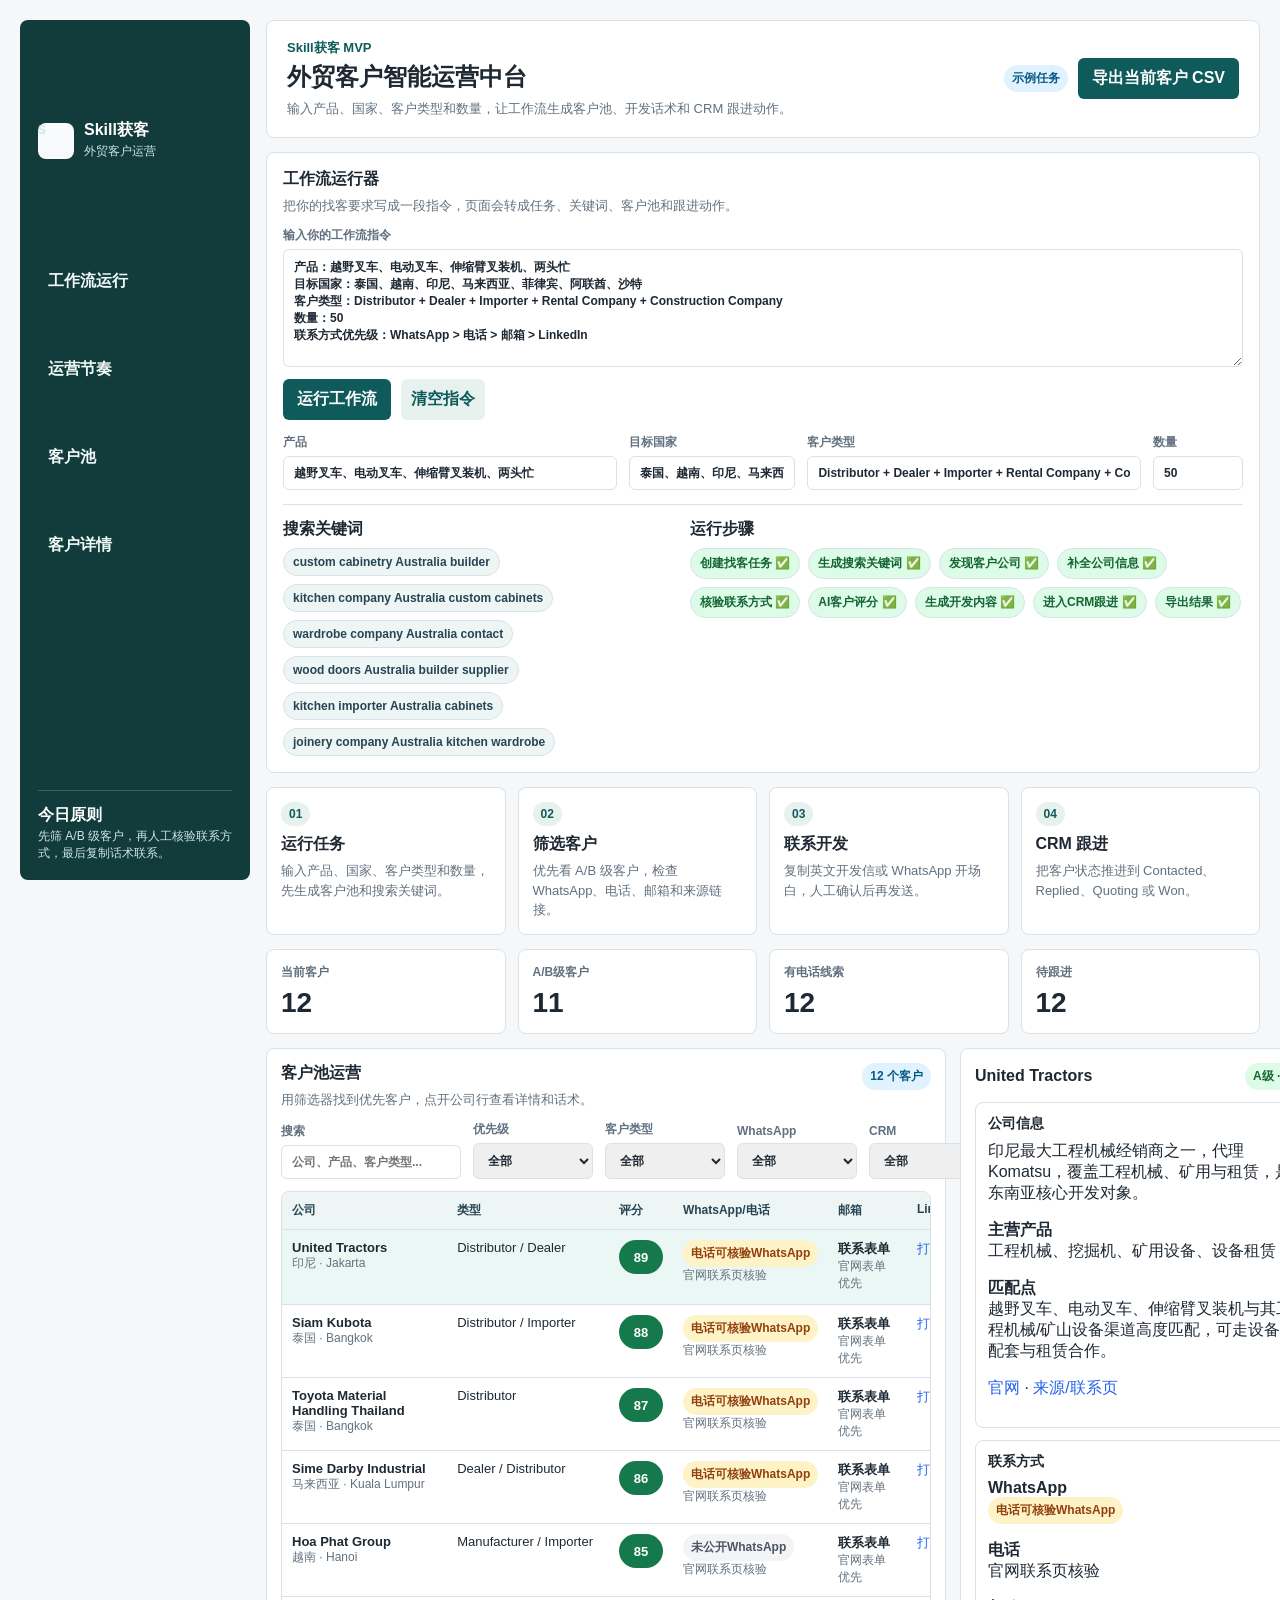
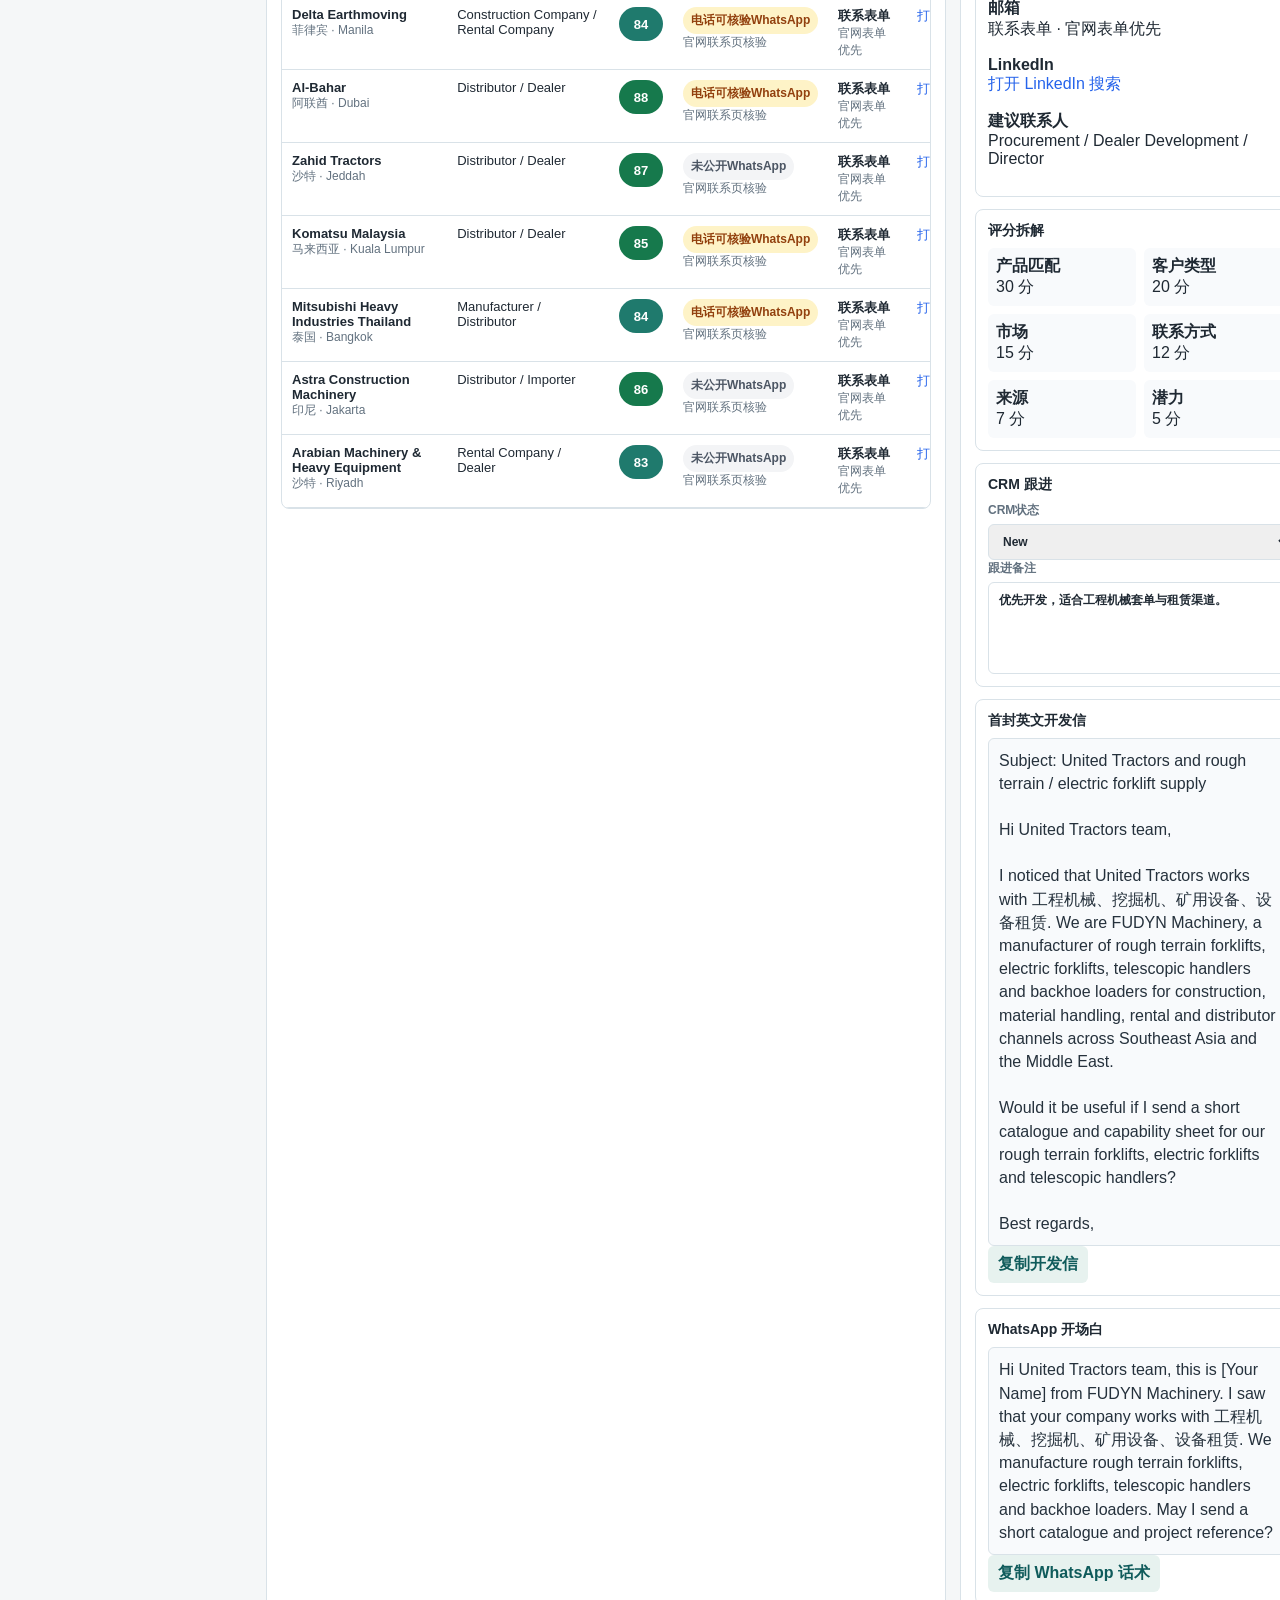
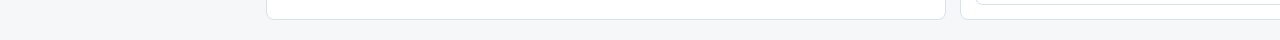
<file: skillhuoke/index.html>
<!doctype html>
<html lang="zh-CN">
  <head>
    <meta charset="utf-8" />
    <meta name="viewport" content="width=device-width, initial-scale=1" />
    <title>Skill获客外贸客户智能平台</title>
    <link rel="stylesheet" href="./styles.css" />
  </head>
  <body>
    <main class="app-shell">
      <aside class="sidebar" aria-label="运营导航">
        <div class="brand-lockup">
          <span class="brand-mark">S</span>
          <div>
            <strong>Skill获客</strong>
            <span>外贸客户运营</span>
          </div>
        </div>
        <nav class="nav-list">
          <a href="#workflow">工作流运行</a>
          <a href="#operations">运营节奏</a>
          <a href="#leads">客户池</a>
          <a href="#detail">客户详情</a>
        </nav>
        <div class="sidebar-note">
          <strong>今日原则</strong>
          <span>先筛 A/B 级客户，再人工核验联系方式，最后复制话术联系。</span>
        </div>
      </aside>

      <section class="main-content">
      <header class="topbar">
        <div>
          <p class="eyebrow">Skill获客 MVP</p>
          <h1>外贸客户智能运营中台</h1>
          <p class="topbar-subtitle">输入产品、国家、客户类型和数量，让工作流生成客户池、开发话术和 CRM 跟进动作。</p>
        </div>
        <div class="topbar-actions">
          <span id="taskStatus" class="status-pill status-running">示例任务</span>
          <button id="exportCsv" class="primary-button" type="button">导出当前客户 CSV</button>
        </div>
      </header>

      <section id="workflow" class="task-panel" aria-label="找客任务">
        <div class="section-title">
          <div>
            <h2>工作流运行器</h2>
            <p class="section-subtitle">把你的找客要求写成一段指令，页面会转成任务、关键词、客户池和跟进动作。</p>
          </div>
        </div>
        <label class="workflow-command">
          输入你的工作流指令
          <textarea id="workflowInstruction">产品：越野叉车、电动叉车、伸缩臂叉装机、两头忙
目标国家：泰国、越南、印尼、马来西亚、菲律宾、阿联酋、沙特
客户类型：Distributor + Dealer + Importer + Rental Company + Construction Company
数量：50
联系方式优先级：WhatsApp > 电话 > 邮箱 > LinkedIn</textarea>
        </label>
        <div class="workflow-actions">
          <button id="runWorkflow" class="primary-button" type="button">运行工作流</button>
          <button id="clearWorkflow" class="secondary-button" type="button">清空指令</button>
        </div>
        <div class="task-grid">
          <label>
            产品
            <input id="productInput" value="越野叉车、电动叉车、伸缩臂叉装机、两头忙" />
          </label>
          <label>
            目标国家
            <input id="countryInput" value="泰国、越南、印尼、马来西亚、菲律宾、阿联酋、沙特" />
          </label>
          <label>
            客户类型
            <input id="buyerInput" value="Distributor + Dealer + Importer + Rental Company + Construction Company" />
          </label>
          <label>
            数量
            <input id="quantityInput" type="number" value="50" min="1" />
          </label>
        </div>
        <div class="workflow-output">
          <div>
            <strong>搜索关键词</strong>
            <div id="keywordList" class="keyword-list"></div>
          </div>
          <div>
            <strong>运行步骤</strong>
            <div id="workflowSteps" class="workflow-steps"></div>
          </div>
        </div>
      </section>

      <section id="operations" class="operations-grid" aria-label="运营流程">
        <article class="ops-card">
          <span class="ops-step">01</span>
          <strong>运行任务</strong>
          <p>输入产品、国家、客户类型和数量，先生成客户池和搜索关键词。</p>
        </article>
        <article class="ops-card">
          <span class="ops-step">02</span>
          <strong>筛选客户</strong>
          <p>优先看 A/B 级客户，检查 WhatsApp、电话、邮箱和来源链接。</p>
        </article>
        <article class="ops-card">
          <span class="ops-step">03</span>
          <strong>联系开发</strong>
          <p>复制英文开发信或 WhatsApp 开场白，人工确认后再发送。</p>
        </article>
        <article class="ops-card">
          <span class="ops-step">04</span>
          <strong>CRM 跟进</strong>
          <p>把客户状态推进到 Contacted、Replied、Quoting 或 Won。</p>
        </article>
      </section>

      <section class="kpi-grid" aria-label="客户指标">
        <div class="kpi">
          <span>当前客户</span>
          <strong id="kpiVisible">0</strong>
        </div>
        <div class="kpi">
          <span>A/B级客户</span>
          <strong id="kpiPriority">0</strong>
        </div>
        <div class="kpi">
          <span>有电话线索</span>
          <strong id="kpiPhone">0</strong>
        </div>
        <div class="kpi">
          <span>待跟进</span>
          <strong id="kpiFollow">0</strong>
        </div>
      </section>

      <section class="workspace">
        <div id="leads" class="lead-area">
          <div class="section-title table-title">
            <div>
              <h2>客户池运营</h2>
              <p class="section-subtitle">用筛选器找到优先客户，点开公司行查看详情和话术。</p>
            </div>
            <span id="visibleSummary" class="status-pill status-running">0 个客户</span>
          </div>
          <div class="toolbar">
            <label class="search-field">
              搜索
              <input id="searchInput" placeholder="公司、产品、客户类型..." />
            </label>
            <label>
              优先级
              <select id="priorityFilter">
                <option value="">全部</option>
                <option value="A">A级</option>
                <option value="B">B级</option>
                <option value="C">C级</option>
              </select>
            </label>
            <label>
              客户类型
                          <select id="buyerFilter">
              <option value="">全部</option>
              <option value="Distributor">Distributor</option>
              <option value="Dealer">Dealer</option>
              <option value="Importer">Importer</option>
              <option value="Rental Company">Rental Company</option>
              <option value="Construction Company">Construction Company</option>
              <option value="Manufacturer">Manufacturer</option>
            </select>
            </label>
            <label>
              WhatsApp
              <select id="whatsappFilter">
                <option value="">全部</option>
                <option value="已验证WhatsApp">已验证</option>
                <option value="电话可核验WhatsApp">电话可核验</option>
                <option value="未公开WhatsApp">未公开</option>
              </select>
            </label>
            <label>
              CRM
              <select id="crmFilter">
                <option value="">全部</option>
                <option value="New">New</option>
                <option value="Verified">Verified</option>
                <option value="Contacted">Contacted</option>
                <option value="Replied">Replied</option>
                <option value="Quoting">Quoting</option>
              </select>
            </label>
          </div>

          <div class="table-wrap">
            <table>
              <thead>
                <tr>
                  <th>公司</th>
                  <th>类型</th>
                  <th>评分</th>
                  <th>WhatsApp/电话</th>
                  <th>邮箱</th>
                  <th>LinkedIn</th>
                  <th>CRM</th>
                  <th>下一步</th>
                </tr>
              </thead>
              <tbody id="leadRows"></tbody>
            </table>
          </div>
        </div>

        <aside id="detail" class="detail-panel" aria-label="客户详情">
          <div class="section-title">
            <h2 id="detailCompany">选择一个客户</h2>
            <span id="detailPriority" class="status-pill">-</span>
          </div>

          <div id="detailContent" class="detail-content"></div>
        </aside>
      </section>
      </section>
    </main>

    <script src="./workflow-engine.js"></script>
    <script src="./app.js"></script>
  </body>
</html>
</file>
<file: skillhuoke/styles.css>
:root {
  --bg: #f5f7f8;
  --panel: #ffffff;
  --text: #1f2933;
  --muted: #62717f;
  --line: #d9e2e8;
  --brand: #0f5b5b;
  --brand-2: #1f7a6d;
  --blue: #2563eb;
  --green: #16794c;
  --amber: #a05a00;
  --red: #b42318;
}

* {
  box-sizing: border-box;
}

body {
  margin: 0;
  background: var(--bg);
  color: var(--text);
  font-family: "Microsoft YaHei", "Segoe UI", Arial, sans-serif;
}

button,
input,
select,
textarea {
  font: inherit;
}

.app-shell {
  display: grid;
  gap: 16px;
  grid-template-columns: 230px minmax(0, 1fr);
  min-height: 100vh;
  padding: 20px;
}

.main-content {
  min-width: 0;
}

.sidebar {
  align-self: start;
  background: #123b3b;
  border-radius: 8px;
  color: #ffffff;
  display: grid;
  gap: 20px;
  min-height: calc(100vh - 40px);
  padding: 18px;
  position: sticky;
  top: 20px;
}

.brand-lockup {
  align-items: center;
  display: flex;
  gap: 10px;
}

.brand-mark {
  align-items: center;
  background: #f8fafc;
  border-radius: 8px;
  color: var(--brand);
  display: inline-flex;
  font-weight: 900;
  height: 36px;
  justify-content: center;
  width: 36px;
}

.brand-lockup span,
.sidebar-note span {
  color: #cde7e3;
  display: block;
  font-size: 12px;
  margin-top: 2px;
}

.nav-list {
  display: grid;
  gap: 8px;
}

.nav-list a {
  border-radius: 6px;
  color: #effaf8;
  font-weight: 700;
  padding: 9px 10px;
  text-decoration: none;
}

.nav-list a:hover {
  background: rgba(255, 255, 255, 0.12);
  text-decoration: none;
}

.sidebar-note {
  align-self: end;
  border-top: 1px solid rgba(255, 255, 255, 0.18);
  padding-top: 14px;
}

.topbar,
.task-panel,
.kpi,
.lead-area,
.detail-panel {
  background: var(--panel);
  border: 1px solid var(--line);
  border-radius: 8px;
}

.topbar {
  display: flex;
  align-items: center;
  justify-content: space-between;
  gap: 16px;
  padding: 18px 20px;
}

.topbar-subtitle,
.section-subtitle {
  color: var(--muted);
  font-size: 13px;
  line-height: 1.5;
  margin: 6px 0 0;
}

.topbar-actions {
  align-items: center;
  display: flex;
  flex-wrap: wrap;
  gap: 10px;
  justify-content: flex-end;
}

.eyebrow {
  margin: 0 0 4px;
  color: var(--brand);
  font-size: 13px;
  font-weight: 700;
}

h1,
h2,
p {
  margin-top: 0;
}

h1 {
  margin-bottom: 0;
  font-size: 24px;
}

h2 {
  margin-bottom: 0;
  font-size: 16px;
}

.primary-button,
.secondary-button {
  border: 0;
  border-radius: 6px;
  cursor: pointer;
  font-weight: 700;
}

.primary-button {
  background: var(--brand);
  color: #ffffff;
  padding: 10px 14px;
}

.secondary-button {
  background: #e7f2ef;
  color: var(--brand);
  padding: 8px 10px;
}

.task-panel {
  margin-top: 14px;
  padding: 16px;
}

.section-title {
  display: flex;
  align-items: center;
  justify-content: space-between;
  gap: 10px;
  margin-bottom: 12px;
}

.task-grid,
.toolbar {
  display: grid;
  gap: 12px;
}

.task-grid {
  grid-template-columns: minmax(220px, 2fr) minmax(160px, 1fr) minmax(260px, 2fr) minmax(90px, 0.5fr);
}

label {
  color: var(--muted);
  display: grid;
  gap: 5px;
  font-size: 12px;
  font-weight: 700;
}

input,
select,
textarea {
  width: 100%;
  border: 1px solid var(--line);
  border-radius: 6px;
  color: var(--text);
  padding: 9px 10px;
}

textarea {
  min-height: 92px;
  resize: vertical;
}

.workflow-command {
  margin-bottom: 12px;
}

.workflow-command textarea {
  min-height: 118px;
}

.workflow-actions {
  display: flex;
  gap: 10px;
  margin-bottom: 14px;
}

.workflow-output {
  border-top: 1px solid var(--line);
  display: grid;
  gap: 12px;
  grid-template-columns: minmax(0, 1fr) minmax(0, 1.4fr);
  margin-top: 14px;
  padding-top: 14px;
}

.keyword-list,
.workflow-steps {
  display: flex;
  flex-wrap: wrap;
  gap: 8px;
  margin-top: 8px;
}

.keyword-pill,
.step-pill {
  background: #eef5f5;
  border: 1px solid var(--line);
  border-radius: 999px;
  color: #264653;
  font-size: 12px;
  font-weight: 700;
  padding: 6px 9px;
}

.step-pill {
  background: #dcfce7;
  color: #166534;
}

.operations-grid {
  display: grid;
  gap: 12px;
  grid-template-columns: repeat(4, minmax(0, 1fr));
  margin-top: 14px;
}

.ops-card {
  background: var(--panel);
  border: 1px solid var(--line);
  border-radius: 8px;
  padding: 14px;
}

.ops-card strong {
  display: block;
  margin-top: 8px;
}

.ops-card p {
  color: var(--muted);
  font-size: 13px;
  line-height: 1.5;
  margin: 6px 0 0;
}

.ops-step {
  background: #e7f2ef;
  border-radius: 999px;
  color: var(--brand);
  display: inline-flex;
  font-size: 12px;
  font-weight: 900;
  padding: 5px 8px;
}

.kpi-grid {
  display: grid;
  gap: 12px;
  grid-template-columns: repeat(4, minmax(0, 1fr));
  margin-top: 14px;
}

.kpi {
  padding: 14px;
}

.kpi span {
  color: var(--muted);
  display: block;
  font-size: 12px;
  font-weight: 700;
}

.kpi strong {
  display: block;
  font-size: 28px;
  margin-top: 6px;
}

.workspace {
  display: grid;
  gap: 14px;
  grid-template-columns: minmax(680px, 1.5fr) minmax(360px, 0.75fr);
  margin-top: 14px;
}

.lead-area,
.detail-panel {
  min-width: 0;
  padding: 14px;
}

.table-title {
  align-items: start;
}

.toolbar {
  align-items: end;
  grid-template-columns: minmax(180px, 1.6fr) repeat(4, minmax(120px, 1fr));
  margin-bottom: 12px;
}

.table-wrap {
  border: 1px solid var(--line);
  border-radius: 8px;
  overflow: auto;
}

table {
  border-collapse: collapse;
  min-width: 980px;
  width: 100%;
}

th,
td {
  border-bottom: 1px solid var(--line);
  padding: 10px;
  text-align: left;
  vertical-align: top;
}

th {
  background: #eef5f5;
  color: #264653;
  font-size: 12px;
  position: sticky;
  top: 0;
  z-index: 1;
}

td {
  font-size: 13px;
}

tr {
  cursor: pointer;
}

tr:hover,
tr.selected {
  background: #eaf7f4;
}

.company-cell strong,
.detail-content strong {
  display: block;
}

.company-cell span,
.muted {
  color: var(--muted);
  font-size: 12px;
}

.score {
  align-items: center;
  border-radius: 999px;
  color: #ffffff;
  display: inline-flex;
  font-weight: 800;
  height: 34px;
  justify-content: center;
  width: 44px;
}

.score-a {
  background: var(--green);
}

.score-b {
  background: var(--brand-2);
}

.score-c {
  background: var(--amber);
}

.status-pill,
.channel-chip {
  border-radius: 999px;
  display: inline-flex;
  font-size: 12px;
  font-weight: 800;
  padding: 5px 8px;
  white-space: nowrap;
}

.status-running {
  background: #e0f2fe;
  color: #075985;
}

.priority-a {
  background: #dcfce7;
  color: #166534;
}

.priority-b {
  background: #dbeafe;
  color: #1d4ed8;
}

.priority-c {
  background: #fef3c7;
  color: #92400e;
}

.channel-verified {
  background: #dcfce7;
  color: #166534;
}

.channel-check {
  background: #fef3c7;
  color: #92400e;
}

.channel-missing {
  background: #f3f4f6;
  color: #4b5563;
}

.detail-content {
  display: grid;
  gap: 12px;
}

.detail-block {
  border: 1px solid var(--line);
  border-radius: 8px;
  padding: 12px;
}

.detail-block h3 {
  font-size: 14px;
  margin: 0 0 8px;
}

.score-grid {
  display: grid;
  gap: 8px;
  grid-template-columns: repeat(2, minmax(0, 1fr));
}

.score-item {
  background: #f8fafc;
  border-radius: 6px;
  padding: 8px;
}

.message-box {
  background: #f8fafc;
  border: 1px solid var(--line);
  border-radius: 6px;
  color: #25313c;
  line-height: 1.45;
  padding: 10px;
  white-space: pre-wrap;
}

.detail-actions {
  display: flex;
  flex-wrap: wrap;
  gap: 8px;
}

a {
  color: var(--blue);
  text-decoration: none;
}

a:hover {
  text-decoration: underline;
}

@media (max-width: 1100px) {
  .app-shell,
  .task-grid,
  .toolbar,
  .workspace,
  .workflow-output,
  .operations-grid,
  .kpi-grid {
    grid-template-columns: 1fr;
  }

  .sidebar {
    min-height: auto;
    position: static;
  }

  .nav-list {
    grid-template-columns: repeat(4, minmax(0, 1fr));
  }
}
</file>
